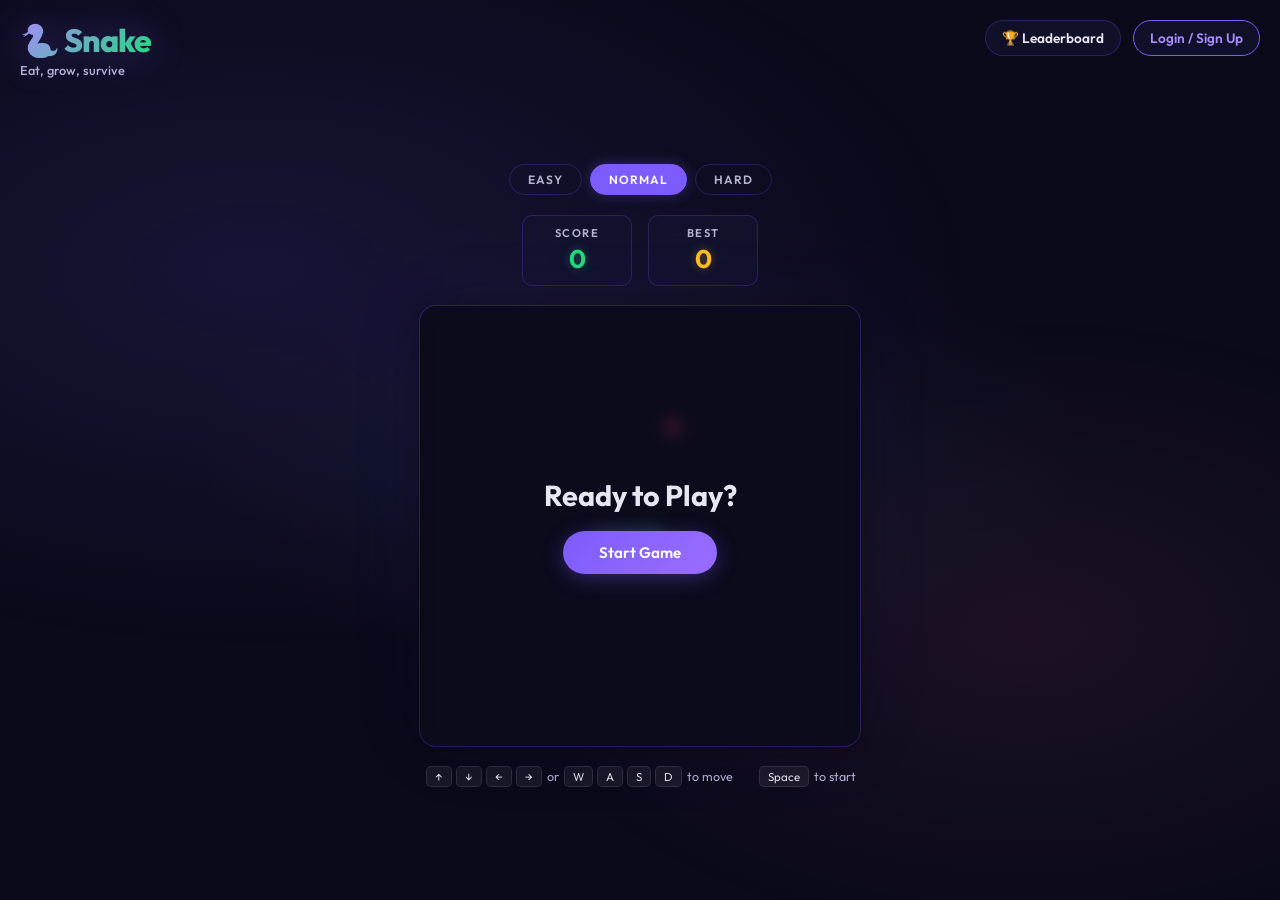
<file: index.html>
<!DOCTYPE html>
<html lang="en" dir="ltr">

<head>
  <meta charset="UTF-8">
  <meta name="viewport" content="width=device-width, initial-scale=1.0">

  <!-- ── Primary SEO ── -->
  <title>Snake Game Online — Free Neon Arcade | Play Instantly</title>
  <meta name="description" content="Play the classic Snake game online for free. Features stunning neon visuals, smooth animations, 3 difficulty levels, mobile touch controls, and local high-score tracking. No download required.">
  <meta name="keywords" content="snake game, snake game online, play snake, free snake game, neon snake, arcade game, browser game, classic snake, mobile snake game">
  <meta name="author" content="Neon Arcade">
  <meta name="robots" content="index, follow, max-snippet:-1, max-image-preview:large, max-video-preview:-1">
  <link rel="canonical" href="https://neon-arcade.example.com/snake">

  <!-- ── Open Graph (Facebook, LinkedIn, Discord, etc.) ── -->
  <meta property="og:type" content="website">
  <meta property="og:title" content="Snake Game — Free Neon Arcade">
  <meta property="og:description" content="Play the classic Snake game with stunning neon visuals, 3 difficulty levels, and responsive controls. Free in your browser.">
  <meta property="og:url" content="https://neon-arcade.example.com/snake">
  <meta property="og:site_name" content="Neon Arcade">
  <meta property="og:locale" content="en_US">
  <meta property="og:image" content="https://neon-arcade.example.com/assets/snake-og-banner.png">
  <meta property="og:image:width" content="1200">
  <meta property="og:image:height" content="630">
  <meta property="og:image:alt" content="Snake Game — Neon Arcade gameplay screenshot showing the neon snake on a dark grid">

  <!-- ── Twitter Card ── -->
  <meta name="twitter:card" content="summary_large_image">
  <meta name="twitter:title" content="Snake Game — Free Neon Arcade">
  <meta name="twitter:description" content="Play Snake online for free. Neon visuals, 3 difficulty levels, mobile-friendly. No download needed.">
  <meta name="twitter:image" content="https://neon-arcade.example.com/assets/snake-twitter-card.png">
  <meta name="twitter:image:alt" content="Neon Snake arcade game preview">

  <!-- ── Mobile / PWA Hints ── -->
  <meta name="theme-color" content="#0a0a1a">
  <meta name="apple-mobile-web-app-capable" content="yes">
  <meta name="apple-mobile-web-app-status-bar-style" content="black-translucent">
  <meta name="apple-mobile-web-app-title" content="Snake">
  <meta name="mobile-web-app-capable" content="yes">
  <meta name="application-name" content="Snake — Neon Arcade">
  <meta name="msapplication-TileColor" content="#7c5cfc">

  <!-- ── Favicon (update paths when you add real icons) ── -->
  <link rel="icon" type="image/svg+xml" href="data:image/svg+xml,<svg xmlns='http://www.w3.org/2000/svg' viewBox='0 0 100 100'><text y='.9em' font-size='90'>🐍</text></svg>">
  <link rel="apple-touch-icon" href="data:image/svg+xml,<svg xmlns='http://www.w3.org/2000/svg' viewBox='0 0 100 100'><text y='.9em' font-size='90'>🐍</text></svg>">

  <!-- ── Preconnect for Google Fonts speed ── -->
  <link rel="preconnect" href="https://fonts.googleapis.com">
  <link rel="preconnect" href="https://fonts.gstatic.com" crossorigin>

  <!-- ── Stylesheet ── -->
  <link rel="stylesheet" href="style.css">

  <!-- ── Structured Data (JSON-LD) ── -->
  <script type="application/ld+json">
  {
    "@context": "https://schema.org",
    "@type": "WebApplication",
    "name": "Snake — Neon Arcade",
    "url": "https://neon-arcade.example.com/snake",
    "description": "Play the classic Snake game online for free with neon visuals, smooth animations, 3 difficulty levels, and mobile-responsive controls.",
    "applicationCategory": "GameApplication",
    "operatingSystem": "Any",
    "browserRequirements": "Requires JavaScript. Works in all modern browsers.",
    "offers": {
      "@type": "Offer",
      "price": "0",
      "priceCurrency": "USD"
    },
    "genre": ["Arcade", "Puzzle", "Casual"],
    "inLanguage": "en",
    "author": {
      "@type": "Organization",
      "name": "Neon Arcade"
    },
    "aggregateRating": {
      "@type": "AggregateRating",
      "ratingValue": "4.7",
      "ratingCount": "1200",
      "bestRating": "5",
      "worstRating": "1"
    }
  }
  </script>
</head>

<body>

  <!-- Noscript fallback for search engines and users without JS -->
  <noscript>
    <div style="text-align:center;padding:40px;color:#e8e6f0;background:#0a0a1a;min-height:100vh;display:flex;align-items:center;justify-content:center;flex-direction:column;">
      <h1>🐍 Snake — Neon Arcade</h1>
      <p style="margin-top:16px;max-width:480px;line-height:1.6;">
        A free online Snake game with stunning neon visuals, 3 difficulty levels (Easy, Normal, Hard), smooth animations, and mobile-friendly touch controls. Navigate the snake to eat food, grow longer, and beat your high score.
      </p>
      <p style="margin-top:12px;color:#8888aa;">Please enable JavaScript to play.</p>
    </div>
  </noscript>

  <!-- Top Navigation -->
  <nav class="top-nav">
    <button class="nav-btn" onclick="window.location.href='dashboard.html'">🏆 Leaderboard</button>
    <button class="nav-btn login-btn" id="authBtn" onclick="window.location.href='login.html'">Login / Sign Up</button>
  </nav>

  <!-- Logo/Header Top Left -->
  <header class="header">
    <h1>🐍 Snake</h1>
    <p>Eat, grow, survive</p>
  </header>

  <main id="game-wrapper" role="main">



    <!-- Difficulty selector -->
    <nav class="difficulty-bar" aria-label="Game difficulty">
      <button class="diff-btn" data-diff="easy" aria-pressed="false">Easy</button>
      <button class="diff-btn active" data-diff="normal" aria-pressed="true">Normal</button>
      <button class="diff-btn" data-diff="hard" aria-pressed="false">Hard</button>
    </nav>

    <!-- Scores -->
    <section class="score-bar" aria-label="Score display">
      <div class="score-card" role="status" aria-live="polite">
        <div class="label">Score</div>
        <div class="value" id="score">0</div>
      </div>
      <div class="score-card">
        <div class="label">Best</div>
        <div class="value high-score" id="highScore">0</div>
      </div>
    </section>

    <!-- Canvas + Overlays -->
    <section class="canvas-container" aria-label="Game board">
      <canvas id="gameCanvas" role="img" aria-label="Snake game board — use arrow keys or WASD to control the snake"></canvas>

      <!-- Start Overlay -->
      <div class="overlay" id="startOverlay" role="dialog" aria-label="Start game">
        <h2>Ready to Play?</h2>
        <button class="btn btn-primary" id="startBtn">Start Game</button>
      </div>

      <!-- Game Over Overlay -->
      <div class="overlay hidden" id="gameOverOverlay" role="dialog" aria-label="Game over">
        <h2 class="game-over-title">Game Over</h2>
        <p class="final-score">Score: <span id="finalScore">0</span></p>
        <button class="btn btn-primary" id="restartBtn">Play Again</button>
      </div>
    </section>

    <!-- Controls hint (desktop) -->
    <footer class="controls-info" aria-label="Keyboard controls">
      <span><kbd>↑</kbd><kbd>↓</kbd><kbd>←</kbd><kbd>→</kbd> or <kbd>W</kbd><kbd>A</kbd><kbd>S</kbd><kbd>D</kbd> to move</span>
      <span><kbd>Space</kbd> to start</span>
    </footer>

    <!-- Mobile D-Pad -->
    <nav class="dpad" id="dpad" aria-label="Mobile directional controls">
      <button class="dpad-btn" data-dir="up" aria-label="Move up">▲</button>
      <button class="dpad-btn" data-dir="left" aria-label="Move left">◀</button>
      <button class="dpad-btn" data-dir="right" aria-label="Move right">▶</button>
      <button class="dpad-btn" data-dir="down" aria-label="Move down">▼</button>
    </nav>

  </main>

  <script src="game.js"></script>
</body>

</html>
</file>
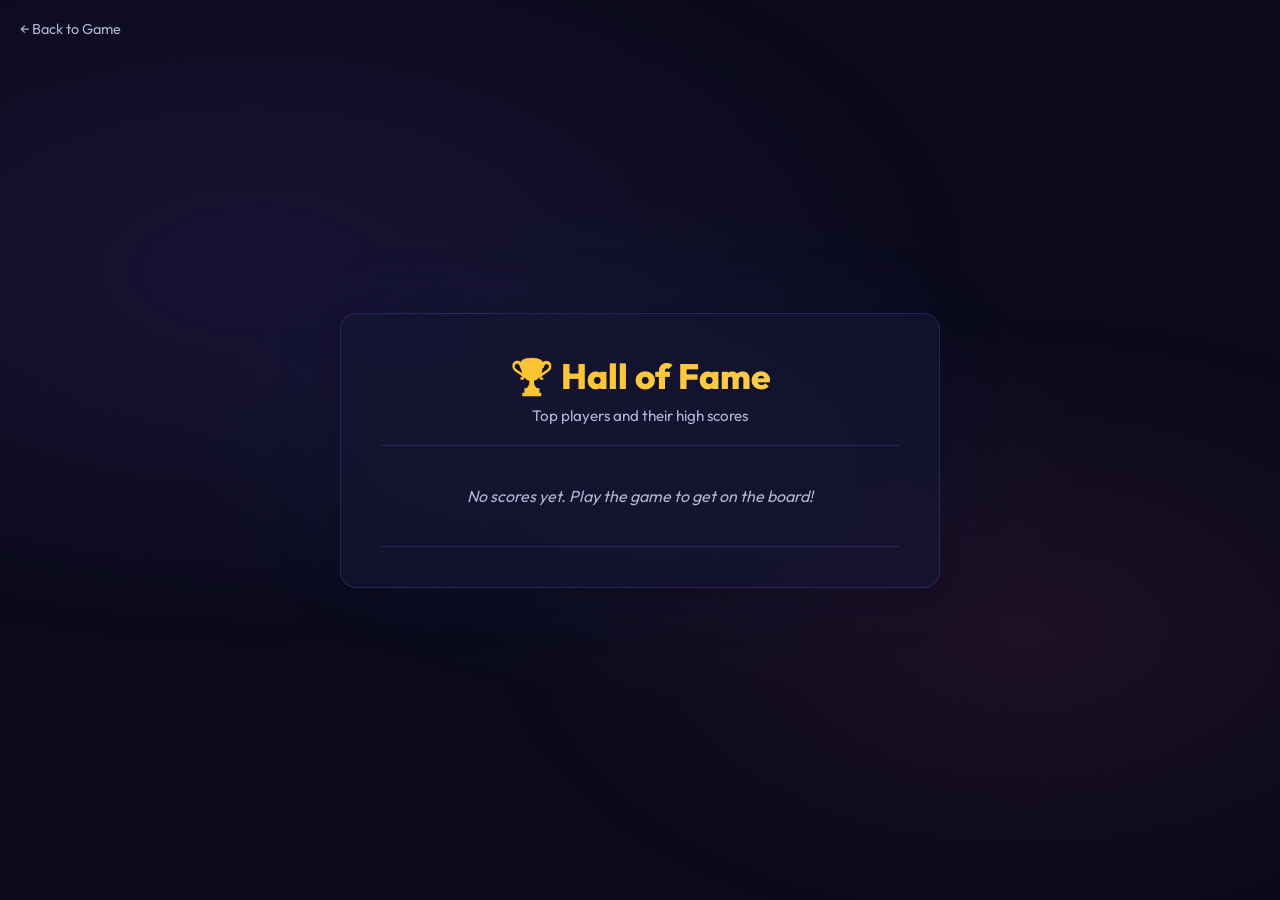
<file: dashboard.html>
<!DOCTYPE html>
<html lang="en" dir="ltr">

<head>
  <meta charset="UTF-8">
  <meta name="viewport" content="width=device-width, initial-scale=1.0">
  <title>Leaderboard - Neon Arcade</title>
  <link rel="preconnect" href="https://fonts.googleapis.com">
  <link rel="preconnect" href="https://fonts.gstatic.com" crossorigin>
  <link href="https://fonts.googleapis.com/css2?family=Outfit:wght@300;400;500;600;700;800;900&display=swap" rel="stylesheet">
  <link rel="stylesheet" href="style.css">
  <style>
    .dashboard-container {
      background: var(--bg-card);
      backdrop-filter: blur(14px);
      -webkit-backdrop-filter: blur(14px);
      border: 1px solid var(--border-glow);
      border-radius: var(--radius);
      padding: 40px;
      width: 100%;
      max-width: 600px;
      text-align: center;
      animation: fadeIn .8s ease-out;
      box-shadow: 0 4px 40px rgba(0,0,0,.45), 0 0 80px rgba(124,92,252,.08);
      z-index: 10;
      max-height: 80vh;
      display: flex;
      flex-direction: column;
    }
    .dashboard-container h2 {
      font-size: 2.2rem;
      font-weight: 800;
      margin-bottom: 8px;
      background: linear-gradient(135deg, var(--neon-gold), #ffcf54);
      -webkit-background-clip: text;
      -webkit-text-fill-color: transparent;
      background-clip: text;
    }
    .dashboard-container p {
      color: var(--text-muted);
      margin-bottom: 20px;
      font-size: 0.95rem;
    }
    
    .leaderboard-list {
      list-style: none;
      overflow-y: auto;
      padding: 0;
      margin: 0;
      flex-grow: 1;
      border-top: 1px solid var(--border-glow);
      border-bottom: 1px solid var(--border-glow);
    }
    
    .leaderboard-item {
      display: flex;
      justify-content: space-between;
      align-items: center;
      padding: 14px 16px;
      border-bottom: 1px solid rgba(255, 255, 255, 0.05);
      font-size: 1.1rem;
      transition: background 0.2s;
    }
    
    .leaderboard-item:hover {
      background: rgba(124, 92, 252, 0.1);
    }
    
    .leaderboard-item:last-child {
      border-bottom: none;
    }
    
    .rank-col {
      font-weight: 800;
      width: 40px;
      text-align: left;
      color: var(--text-muted);
    }
    
    .name-col {
      flex-grow: 1;
      text-align: left;
      font-weight: 500;
      color: var(--text-primary);
    }
    
    .score-col {
      font-weight: 700;
      color: var(--neon-green);
      text-shadow: 0 0 10px rgba(34,217,127,.35);
    }
    
    .top-1 .rank-col { color: var(--neon-gold); text-shadow: 0 0 10px rgba(251,191,36,.5); }
    .top-2 .rank-col { color: #c0c0c0; text-shadow: 0 0 10px rgba(192,192,192,.5); }
    .top-3 .rank-col { color: #cd7f32; text-shadow: 0 0 10px rgba(205,127,50,.5); }
    
    .back-link {
      position: absolute;
      top: 20px;
      left: 20px;
      color: var(--text-muted);
      text-decoration: none;
      font-size: 0.9rem;
      display: flex;
      align-items: center;
      gap: 6px;
      transition: color 0.2s;
      z-index: 10;
    }
    .back-link:hover {
      color: var(--text-primary);
    }
    
    .empty-state {
      padding: 40px 20px;
      color: var(--text-muted);
      font-style: italic;
    }
  </style>
</head>

<body>

  <a href="index.html" class="back-link">← Back to Game</a>

  <div class="dashboard-container">
    <h2>🏆 Hall of Fame</h2>
    <p>Top players and their high scores</p>

    <ul class="leaderboard-list" id="leaderboardList">
      <!-- Generated via JS -->
    </ul>
  </div>

  <script>
    document.addEventListener("DOMContentLoaded", () => {
      const list = document.getElementById("leaderboardList");
      const usersStr = localStorage.getItem("arcadeUsers");
      let users = usersStr ? JSON.parse(usersStr) : [];
      
      // Filter out users with no high score, and sort descending
      let ranked = users
        .filter(u => typeof u.highScore === 'number' && u.highScore > 0)
        .sort((a, b) => b.highScore - a.highScore);
        
      if (ranked.length === 0) {
        list.innerHTML = '<div class="empty-state">No scores yet. Play the game to get on the board!</div>';
        return;
      }
      
      list.innerHTML = '';
      ranked.forEach((user, index) => {
        const rank = index + 1;
        const li = document.createElement("li");
        li.className = "leaderboard-item";
        if (rank <= 3) {
          li.classList.add(`top-${rank}`);
        }
        
        const name = user.firstName ? `${user.firstName} (${user.username})` : user.username;
        
        li.innerHTML = `
          <span class="rank-col">#${rank}</span>
          <span class="name-col">${name}</span>
          <span class="score-col">${user.highScore}</span>
        `;
        
        list.appendChild(li);
      });
    });
  </script>
</body>
</html>
</file>
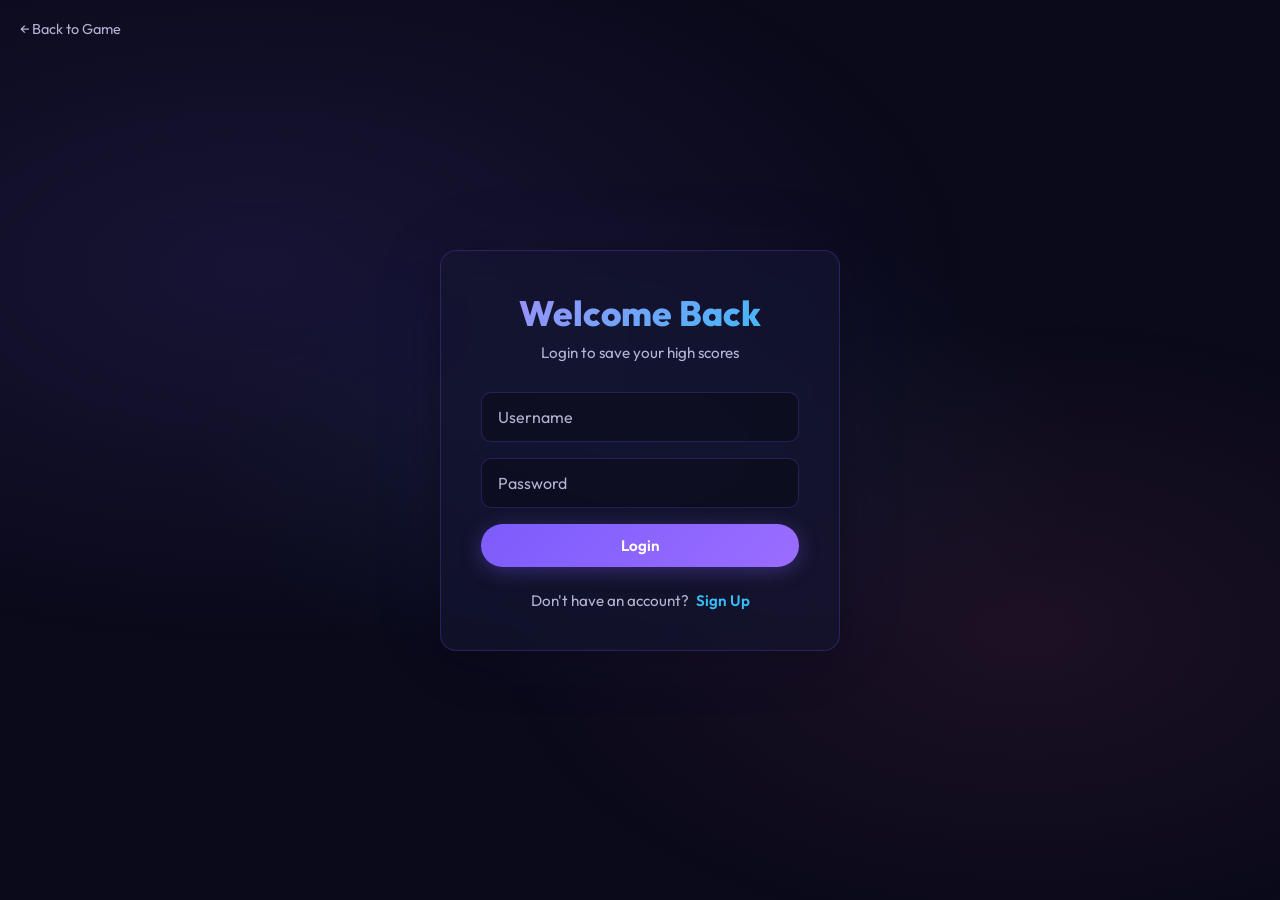
<file: login.html>
<!DOCTYPE html>
<html lang="en" dir="ltr">

<head>
  <meta charset="UTF-8">
  <meta name="viewport" content="width=device-width, initial-scale=1.0">
  <title>Login - Neon Arcade</title>
  <link rel="preconnect" href="https://fonts.googleapis.com">
  <link rel="preconnect" href="https://fonts.gstatic.com" crossorigin>
  <link href="https://fonts.googleapis.com/css2?family=Outfit:wght@300;400;500;600;700;800;900&display=swap" rel="stylesheet">
  <link rel="stylesheet" href="style.css">
  <style>
    .auth-container {
      background: var(--bg-card);
      backdrop-filter: blur(14px);
      -webkit-backdrop-filter: blur(14px);
      border: 1px solid var(--border-glow);
      border-radius: var(--radius);
      padding: 40px;
      width: 100%;
      max-width: 400px;
      text-align: center;
      animation: fadeIn .8s ease-out;
      box-shadow: 0 4px 40px rgba(0,0,0,.45), 0 0 80px rgba(124,92,252,.08);
      z-index: 10;
    }
    .auth-container h2 {
      font-size: 2.2rem;
      font-weight: 800;
      margin-bottom: 8px;
      background: linear-gradient(135deg, var(--accent-light), var(--neon-cyan));
      -webkit-background-clip: text;
      -webkit-text-fill-color: transparent;
      background-clip: text;
    }
    .auth-container p {
      color: var(--text-muted);
      margin-bottom: 30px;
      font-size: 0.95rem;
    }
    .auth-form {
      display: flex;
      flex-direction: column;
      gap: 16px;
    }
    .auth-input {
      width: 100%;
      padding: 14px 16px;
      border-radius: var(--radius-sm);
      border: 1px solid var(--border-glow);
      background: rgba(10, 10, 26, 0.6);
      color: var(--text-primary);
      font-family: var(--font);
      font-size: 1rem;
      outline: none;
      transition: border-color 0.3s, box-shadow 0.3s;
    }
    .auth-input::placeholder {
      color: var(--text-muted);
    }
    .auth-input:focus {
      border-color: var(--accent);
      box-shadow: 0 0 12px rgba(124,92,252,.25);
    }
    .auth-toggle {
      margin-top: 24px;
      font-size: 0.95rem;
      color: var(--text-muted);
    }
    .auth-toggle a {
      color: var(--neon-cyan);
      text-decoration: none;
      font-weight: 600;
      margin-left: 4px;
      transition: text-shadow 0.2s;
    }
    .auth-toggle a:hover {
      text-decoration: underline;
      text-shadow: 0 0 10px rgba(56, 189, 248, 0.4);
    }
    .back-link {
      position: absolute;
      top: 20px;
      left: 20px;
      color: var(--text-muted);
      text-decoration: none;
      font-size: 0.9rem;
      display: flex;
      align-items: center;
      gap: 6px;
      transition: color 0.2s;
      z-index: 10;
    }
    .back-link:hover {
      color: var(--text-primary);
    }
    
    /* Premium Expandable Fields */
    .signup-fields {
      display: none;
      flex-direction: column;
      gap: 16px;
    }
    .signup-fields.show {
      display: flex;
      animation: slideDownFade 0.4s ease-out forwards;
    }
    @keyframes slideDownFade {
      from { opacity: 0; transform: translateY(-10px); }
      to { opacity: 1; transform: translateY(0); }
    }
    .input-row {
      display: flex;
      gap: 16px;
    }
    @media (max-width: 480px) {
      .input-row { flex-direction: column; }
    }
  </style>
</head>

<body>

  <a href="index.html" class="back-link">← Back to Game</a>

  <div class="auth-container">
    <h2 id="authTitle">Welcome Back</h2>
    <p id="authSubtitle">Login to save your high scores</p>

    <form class="auth-form" id="authForm">
      <div class="signup-fields" id="signupFields">
        <div class="input-row">
          <input type="text" class="auth-input" id="firstName" placeholder="First Name" aria-label="First Name">
          <input type="text" class="auth-input" id="lastName" placeholder="Last Name" aria-label="Last Name">
        </div>
        <input type="email" class="auth-input" id="email" placeholder="Email Address" aria-label="Email Address">
        <input type="tel" class="auth-input" id="phone" placeholder="Phone Number" aria-label="Phone Number">
      </div>
      <input type="text" class="auth-input" id="username" placeholder="Username" aria-label="Username" required>
      <input type="password" class="auth-input" id="password" placeholder="Password" aria-label="Password" required>
      <button type="submit" class="btn btn-primary" id="authSubmitBtn">Login</button>
    </form>

    <div class="auth-toggle">
      <span id="authToggleText">Don't have an account?</span> 
      <a href="#" id="authToggleLink">Sign Up</a>
    </div>
  </div>

  <script>
    const form = document.getElementById('authForm');
    const toggleLink = document.getElementById('authToggleLink');
    const title = document.getElementById('authTitle');
    const subtitle = document.getElementById('authSubtitle');
    const submitBtn = document.getElementById('authSubmitBtn');
    const toggleText = document.getElementById('authToggleText');
    const signupFields = document.getElementById('signupFields');
    const extraInputs = signupFields.querySelectorAll('input');
    
    let isLogin = true;

    toggleLink.addEventListener('click', (e) => {
      e.preventDefault();
      isLogin = !isLogin;
      if (isLogin) {
        title.textContent = 'Welcome Back';
        subtitle.textContent = 'Login to save your high scores';
        submitBtn.textContent = 'Login';
        toggleText.textContent = "Don't have an account?";
        toggleLink.textContent = 'Sign Up';
        
        signupFields.classList.remove('show');
        extraInputs.forEach(input => input.removeAttribute('required'));
      } else {
        title.textContent = 'Create Account';
        subtitle.textContent = 'Join the Neon Arcade';
        submitBtn.textContent = 'Sign Up';
        toggleText.textContent = "Already have an account?";
        toggleLink.textContent = 'Login';
        
        signupFields.classList.add('show');
        extraInputs.forEach(input => input.setAttribute('required', 'true'));
      }
    });

    // Helper to get users from localStorage
    function getUsers() {
      const usersStr = localStorage.getItem('arcadeUsers');
      return usersStr ? JSON.parse(usersStr) : [];
    }

    // Helper to save users to localStorage
    function saveUsers(users) {
      localStorage.setItem('arcadeUsers', JSON.stringify(users));
    }

    form.addEventListener('submit', (e) => {
      e.preventDefault();
      
      const username = document.getElementById('username').value.trim();
      const password = document.getElementById('password').value;

      let users = getUsers();

      if (isLogin) {
        // Handle Login
        const user = users.find(u => u.username === username && u.password === password);
        if (user) {
          localStorage.setItem('currentUser', JSON.stringify({
            username: user.username,
            firstName: user.firstName
          }));
          alert('Login successful! Welcome back, ' + (user.firstName || username));
          window.location.href = 'index.html';
        } else {
          alert('Invalid username or password!');
        }
      } else {
        // Handle Signup
        const firstName = document.getElementById('firstName').value.trim();
        const lastName = document.getElementById('lastName').value.trim();
        const email = document.getElementById('email').value.trim();
        const phone = document.getElementById('phone').value.trim();

        const userExists = users.some(u => u.username === username);
        if (userExists) {
          alert('Username already exists. Please choose a different one.');
          return;
        }

        const newUser = {
          firstName,
          lastName,
          email,
          phone,
          username,
          password
        };

        users.push(newUser);
        saveUsers(users);

        alert('Account created successfully! You can now log in.');
        
        // Clear password fields and switch to login
        document.getElementById('password').value = '';
        toggleLink.click(); 
      }
    });
  </script>
</body>

</html>
</file>
<file: style.css>
/* ── Google Font ── */
@import url('https://fonts.googleapis.com/css2?family=Outfit:wght@300;400;500;600;700;800;900&display=swap');

/* ── Design Tokens ── */
:root {
  --bg-primary:    #0a0a1a;
  --bg-secondary:  #111128;
  --bg-card:       rgba(20, 20, 50, 0.65);
  --border-glow:   rgba(120, 80, 255, 0.25);

  --accent:        #7c5cfc;
  --accent-light:  #a78bfa;
  --neon-green:    #22d97f;
  --neon-pink:     #ff5ca1;
  --neon-cyan:     #38bdf8;
  --neon-gold:     #fbbf24;
  --food-red:      #ff4d6d;

  --text-primary:  #e8e6f0;
  --text-muted:    #b3b3d4;

  --radius:        16px;
  --radius-sm:     10px;

  --font:          'Outfit', system-ui, sans-serif;
  --grid-size:     20;
  --cell-px:       22px;
}

/* ── Reset ── */
*, *::before, *::after { box-sizing: border-box; margin: 0; padding: 0; }

html { font-size: 16px; }

body {
  font-family: var(--font);
  background: var(--bg-primary);
  color: var(--text-primary);
  min-height: 100vh;
  display: flex;
  flex-direction: column;
  align-items: center;
  justify-content: center;
  overflow: hidden;
  position: relative;
}

/* ── Animated Background ── */
body::before {
  content: '';
  position: fixed;
  inset: 0;
  background:
    radial-gradient(ellipse 80% 60% at 20% 30%, rgba(124,92,252,.12) 0%, transparent 70%),
    radial-gradient(ellipse 60% 50% at 80% 70%, rgba(255,92,161,.08) 0%, transparent 70%),
    radial-gradient(ellipse 50% 40% at 50% 50%, rgba(56,189,248,.06) 0%, transparent 70%);
  pointer-events: none;
  z-index: 0;
  animation: bgPulse 8s ease-in-out infinite alternate;
}

@keyframes bgPulse {
  0%   { opacity: .7; transform: scale(1); }
  100% { opacity: 1;  transform: scale(1.05); }
}

/* ── Wrapper ── */
#game-wrapper {
  position: relative;
  z-index: 1;
  display: flex;
  flex-direction: column;
  align-items: center;
  gap: 20px;
  padding: 20px;
  margin-top: 50px;
}

/* ── Header (Logo) ── */
.header {
  position: absolute;
  top: 20px;
  left: 20px;
  z-index: 50;
  text-align: left;
  animation: fadeSlideDown .6s ease-out;
}

@keyframes fadeSlideDown {
  from { opacity: 0; transform: translateY(-18px); }
  to   { opacity: 1; transform: translateY(0); }
}

.header h1 {
  font-size: 2rem;
  font-weight: 800;
  letter-spacing: -1px;
  background: linear-gradient(135deg, var(--accent-light), var(--neon-green));
  -webkit-background-clip: text;
  -webkit-text-fill-color: transparent;
  background-clip: text;
  filter: drop-shadow(0 0 18px rgba(124,92,252,.35));
}

.header p {
  font-size: .8rem;
  color: var(--text-muted);
  margin-top: 2px;
  font-weight: 500;
}

/* ── Score Bar ── */
.score-bar {
  display: flex;
  gap: 16px;
  animation: fadeSlideDown .7s ease-out;
}

.score-card {
  background: var(--bg-card);
  backdrop-filter: blur(14px);
  -webkit-backdrop-filter: blur(14px);
  border: 1px solid var(--border-glow);
  border-radius: var(--radius-sm);
  padding: 10px 22px;
  text-align: center;
  min-width: 110px;
  transition: border-color .3s, box-shadow .3s;
}

.score-card:hover {
  border-color: var(--accent);
  box-shadow: 0 0 14px rgba(124,92,252,.2);
}

.score-card .label {
  font-size: .7rem;
  font-weight: 600;
  text-transform: uppercase;
  letter-spacing: 1.5px;
  color: var(--text-muted);
}

.score-card .value {
  font-size: 1.6rem;
  font-weight: 700;
  margin-top: 2px;
  color: var(--neon-green);
  text-shadow: 0 0 10px rgba(34,217,127,.35);
}

.score-card .value.high-score {
  color: var(--neon-gold);
  text-shadow: 0 0 10px rgba(251,191,36,.35);
}

/* ── Canvas Area ── */
.canvas-container {
  position: relative;
  border-radius: var(--radius);
  overflow: hidden;
  animation: fadeIn .8s ease-out;
  box-shadow:
    0 0 0 1px var(--border-glow),
    0 4px 40px rgba(0,0,0,.45),
    0 0 80px rgba(124,92,252,.08);
}

@keyframes fadeIn {
  from { opacity: 0; transform: scale(.96); }
  to   { opacity: 1; transform: scale(1); }
}

.canvas-container::before {
  content: '';
  position: absolute;
  inset: -1px;
  border-radius: var(--radius);
  padding: 1px;
  background: linear-gradient(135deg, var(--accent), var(--neon-green), var(--neon-pink));
  -webkit-mask: linear-gradient(#fff 0 0) content-box, linear-gradient(#fff 0 0);
  mask: linear-gradient(#fff 0 0) content-box, linear-gradient(#fff 0 0);
  -webkit-mask-composite: xor;
  mask-composite: exclude;
  pointer-events: none;
  opacity: .55;
}

canvas#gameCanvas {
  display: block;
  background: var(--bg-secondary);
  border-radius: var(--radius);
  touch-action: none;           /* prevent browser scroll/zoom on canvas */
}

/* ── Overlay ── */
.overlay {
  position: absolute;
  inset: 0;
  background: rgba(10,10,26,.82);
  backdrop-filter: blur(8px);
  -webkit-backdrop-filter: blur(8px);
  display: flex;
  flex-direction: column;
  align-items: center;
  justify-content: center;
  gap: 18px;
  border-radius: var(--radius);
  z-index: 10;
  transition: opacity .35s ease;
}

.overlay.hidden {
  opacity: 0;
  pointer-events: none;
}

.overlay h2 {
  font-size: 1.8rem;
  font-weight: 700;
}

.overlay h2.game-over-title {
  color: var(--neon-pink);
  text-shadow: 0 0 20px rgba(255,92,161,.4);
}

.overlay .final-score {
  font-size: 1.1rem;
  color: var(--text-muted);
}

.overlay .final-score span {
  color: var(--neon-green);
  font-weight: 700;
}

/* ── Buttons ── */
.btn {
  font-family: var(--font);
  font-weight: 600;
  font-size: .95rem;
  border: none;
  cursor: pointer;
  padding: 12px 36px;
  border-radius: 50px;
  color: #fff;
  position: relative;
  overflow: hidden;
  transition: transform .2s, box-shadow .3s;
}

.btn:active { transform: scale(.96); }

.btn-primary {
  background: linear-gradient(135deg, var(--accent), #9b6dff);
  box-shadow: 0 4px 20px rgba(124,92,252,.35);
}

.btn-primary:hover {
  box-shadow: 0 6px 28px rgba(124,92,252,.55);
  transform: translateY(-2px);
}

.btn-primary::after {
  content: '';
  position: absolute;
  inset: 0;
  background: linear-gradient(135deg, transparent 40%, rgba(255,255,255,.15) 50%, transparent 60%);
  transform: translateX(-100%);
  transition: transform .5s;
}

.btn-primary:hover::after {
  transform: translateX(100%);
}

/* ── Controls info ── */
.controls-info {
  display: flex;
  gap: 24px;
  font-size: .78rem;
  color: var(--text-muted);
  animation: fadeSlideDown .9s ease-out;
}

.controls-info kbd {
  display: inline-block;
  background: rgba(255,255,255,.06);
  border: 1px solid rgba(255,255,255,.1);
  border-radius: 5px;
  padding: 2px 8px;
  font-family: var(--font);
  font-size: .72rem;
  color: var(--text-primary);
  margin: 0 2px;
}

/* ── Mobile D-Pad ── */
.dpad {
  display: none;
  grid-template-areas:
    ". up ."
    "left . right"
    ". down .";
  grid-template-columns: repeat(3, 56px);
  grid-template-rows: repeat(3, 56px);
  gap: 6px;
  margin-top: 6px;
  animation: fadeSlideDown 1s ease-out;
}

.dpad-btn {
  background: var(--bg-card);
  backdrop-filter: blur(10px);
  border: 1px solid var(--border-glow);
  border-radius: 12px;
  color: var(--text-primary);
  font-size: 1.3rem;
  display: flex;
  align-items: center;
  justify-content: center;
  cursor: pointer;
  transition: background .15s, border-color .15s, transform .1s;
  -webkit-tap-highlight-color: transparent;
  user-select: none;
  touch-action: none;            /* prevent browser intercepting touches */
}

.dpad-btn:active {
  background: rgba(124,92,252,.25);
  border-color: var(--accent);
  transform: scale(.92);
}

.dpad-btn[data-dir="up"]    { grid-area: up; }
.dpad-btn[data-dir="left"]  { grid-area: left; }
.dpad-btn[data-dir="right"] { grid-area: right; }
.dpad-btn[data-dir="down"]  { grid-area: down; }

/* ── Difficulty Selector ── */
.difficulty-bar {
  display: flex;
  gap: 8px;
  animation: fadeSlideDown .75s ease-out;
}

.diff-btn {
  font-family: var(--font);
  font-size: .75rem;
  font-weight: 600;
  text-transform: uppercase;
  letter-spacing: 1px;
  padding: 7px 18px;
  border-radius: 50px;
  border: 1px solid var(--border-glow);
  background: transparent;
  color: var(--text-muted);
  cursor: pointer;
  transition: all .25s;
}

.diff-btn:hover {
  border-color: var(--accent);
  color: var(--text-primary);
}

.diff-btn.active {
  background: var(--accent);
  border-color: var(--accent);
  color: #fff;
  box-shadow: 0 0 14px rgba(124,92,252,.3);
}

/* ── Top Navigation ── */
.top-nav {
  position: absolute;
  top: 20px;
  right: 20px;
  display: flex;
  gap: 12px;
  z-index: 50;
  animation: fadeSlideDown .7s ease-out;
}

.nav-btn {
  font-family: var(--font);
  font-weight: 600;
  font-size: .85rem;
  border: 1px solid var(--border-glow);
  background: var(--bg-card);
  backdrop-filter: blur(10px);
  cursor: pointer;
  padding: 8px 16px;
  border-radius: 50px;
  color: var(--text-primary);
  transition: all .2s ease;
}

.nav-btn:hover {
  background: rgba(124, 92, 252, 0.15);
  border-color: var(--accent);
}

.nav-btn.login-btn {
  border-color: var(--accent);
  color: var(--accent-light);
}

.nav-btn.login-btn:hover {
  background: var(--accent);
  color: #fff;
}

/* ── Responsive ── */

/* Width-based breakpoints */
@media (max-width: 560px) {
  :root { --cell-px: 16px; }

  body {
    justify-content: flex-start;   /* don't center — let content start from top */
    padding-top: env(safe-area-inset-top, 8px);
    padding-bottom: env(safe-area-inset-bottom, 8px);
    overflow-y: auto;
  }

  .top-nav {
    top: 10px;
    right: 10px;
    gap: 8px;
  }

  .nav-btn {
    padding: 6px 12px;
    font-size: 0.75rem;
  }

  #game-wrapper {
    gap: 10px;
    padding: 10px 10px 16px;
  }

  .header {
    top: 10px;
    left: 10px;
  }
  
  .header h1 { font-size: 1.4rem; }
  .header p  { display: none; } /* Hide tagline on mobile */

  .score-card { min-width: 90px; padding: 8px 14px; }
  .score-card .value { font-size: 1.3rem; }
  .controls-info { display: none; }
  .dpad { display: grid; }
}

@media (max-width: 380px) {
  :root { --cell-px: 14px; }
}

/* ── Height-based breakpoints (short phones) ── */

/* Phones under 740px tall — tighten everything */
@media (max-height: 740px) and (max-width: 560px) {
  #game-wrapper {
    gap: 6px;
    padding: 6px 10px 10px;
  }

  .header h1 { font-size: 1.35rem; }
  .header p  { display: none; }

  .score-bar { gap: 10px; }
  .score-card { padding: 5px 12px; min-width: 80px; }
  .score-card .label { font-size: .6rem; }
  .score-card .value { font-size: 1.1rem; }

  .difficulty-bar { gap: 5px; }
  .diff-btn { padding: 5px 14px; font-size: .68rem; }

  .dpad {
    grid-template-columns: repeat(3, 50px);
    grid-template-rows: repeat(3, 50px);
    gap: 4px;
    margin-top: 4px;
  }

  .dpad-btn { font-size: 1.1rem; border-radius: 10px; }
}

/* Very short phones under 640px — aggressive compression */
@media (max-height: 640px) and (max-width: 560px) {
  :root { --cell-px: 14px; }

  #game-wrapper {
    gap: 4px;
    padding: 4px 8px 8px;
  }

  .header h1 { font-size: 1.15rem; }

  .score-bar { gap: 8px; }
  .score-card { padding: 4px 10px; min-width: 70px; }
  .score-card .value { font-size: 1rem; }

  .difficulty-bar { gap: 4px; }
  .diff-btn { padding: 4px 12px; font-size: .62rem; }

  .dpad {
    grid-template-columns: repeat(3, 44px);
    grid-template-rows: repeat(3, 44px);
    gap: 3px;
    margin-top: 2px;
  }

  .dpad-btn { font-size: 1rem; border-radius: 8px; }
}

/* Extremely short screens under 540px — minimal mode */
@media (max-height: 540px) and (max-width: 560px) {
  :root { --cell-px: 12px; }

  .header { display: none; }

  .score-bar { gap: 6px; }
  .score-card { padding: 3px 8px; min-width: 60px; }
  .score-card .label { font-size: .55rem; letter-spacing: 1px; }
  .score-card .value { font-size: .9rem; }

  .difficulty-bar { display: none; }

  .dpad {
    grid-template-columns: repeat(3, 40px);
    grid-template-rows: repeat(3, 40px);
    gap: 2px;
    margin-top: 0;
  }

  .dpad-btn { font-size: .9rem; border-radius: 7px; }
}

/* ── Particles (eaten food effect) ── */
.particle {
  position: absolute;
  width: 6px;
  height: 6px;
  border-radius: 50%;
  pointer-events: none;
  z-index: 20;
  animation: particleBurst .55s ease-out forwards;
}

@keyframes particleBurst {
  0%   { opacity: 1; transform: translate(0,0) scale(1); }
  100% { opacity: 0; transform: translate(var(--tx), var(--ty)) scale(0); }
}
</file>
